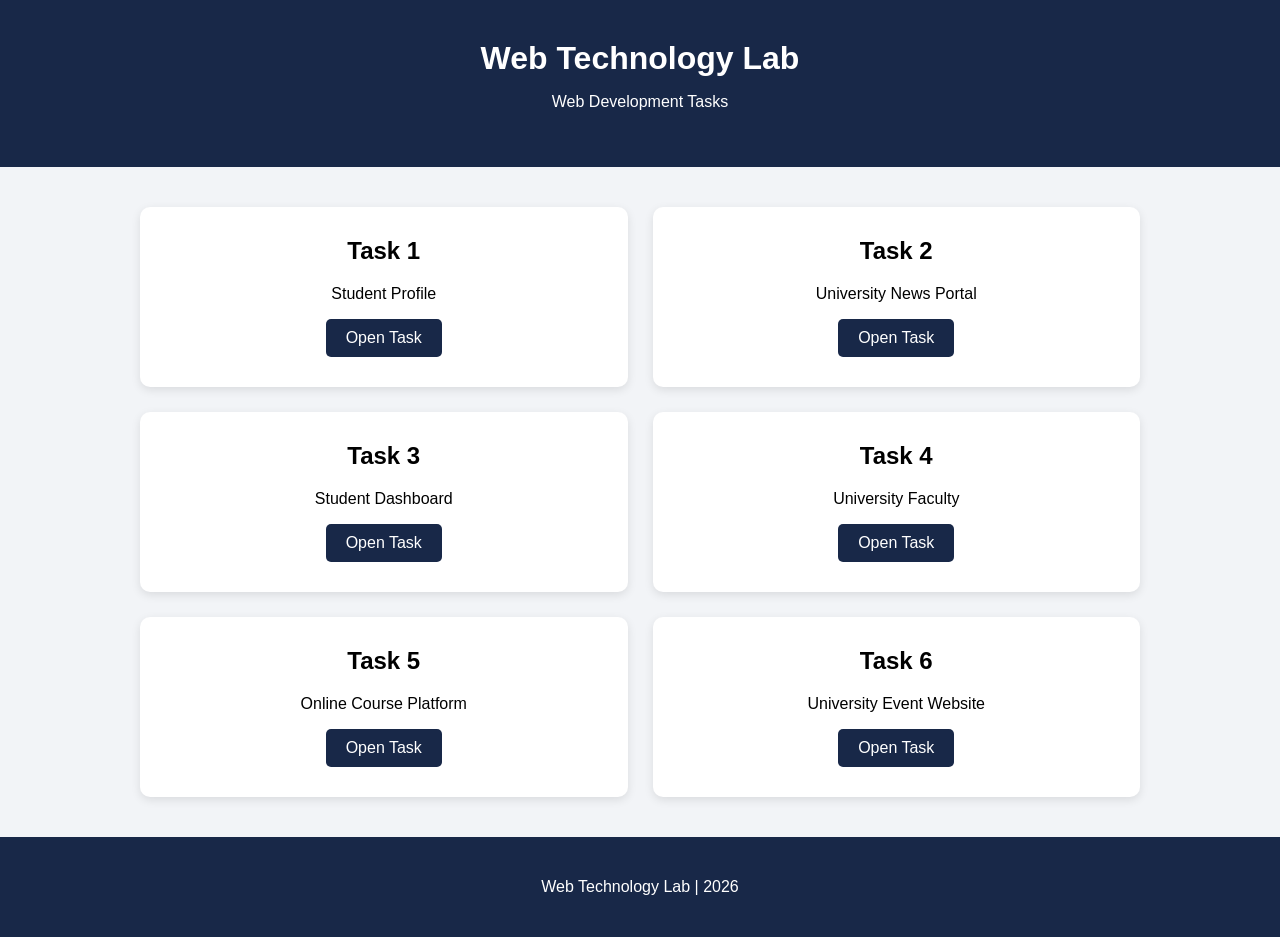
<file: index.html>
<!DOCTYPE html>
<html lang="en">

<head>
    <meta charset="UTF-8">
    <meta name="viewport" content="width=device-width, initial-scale=1.0">
    <title>Web Technology Lab Tasks</title>

    <style>
        body {
            margin: 0;
            font-family: Arial, sans-serif;
            background: #f2f4f7;
        }

        header {
            padding: 40px;
            text-align: center;
            background: #182848;
            color: white;
        }

        header h1 {
            margin: 0 0 10px;
        }

        .container {
            width: 90%;
            max-width: 1000px;
            margin: 40px auto;

            display: grid;
            grid-template-columns: repeat(2, 1fr);
            gap: 25px;
        }

        .card {
            padding: 30px;
            background: white;
            border-radius: 10px;
            text-align: center;
            box-shadow: 0 3px 10px rgba(0,0,0,0.1);
        }

        .card h2 {
            margin-top: 0;
        }

        .card a {
            display: inline-block;
            padding: 10px 20px;
            background: #182848;
            color: white;
            text-decoration: none;
            border-radius: 5px;
        }

        .card a:hover {
            background: #4b6cb7;
        }

        footer {
            text-align: center;
            padding: 25px;
            margin-top: 40px;
            background: #182848;
            color: white;
        }

        @media (max-width: 600px) {
            .container {
                grid-template-columns: 1fr;
            }
        }
    </style>
</head>

<body>

    <header>
        <h1>Web Technology Lab</h1>
        <p>Web Development Tasks</p>
    </header>

    <div class="container">

        <div class="card">
            <h2>Task 1</h2>
            <p>Student Profile</p>
            <a href="student-profile/">Open Task</a>
        </div>

        <div class="card">
            <h2>Task 2</h2>
            <p>University News Portal</p>
            <a href="university-news/">Open Task</a>
        </div>

        <div class="card">
            <h2>Task 3</h2>
            <p>Student Dashboard</p>
            <a href="student-dashboard/">Open Task</a>
        </div>

        <div class="card">
            <h2>Task 4</h2>
            <p>University Faculty</p>
            <a href="university-faculty/">Open Task</a>
        </div>

        <div class="card">
            <h2>Task 5</h2>
            <p>Online Course Platform</p>
            <a href="online-course/">Open Task</a>
        </div>

        <div class="card">
            <h2>Task 6</h2>
            <p>University Event Website</p>
            <a href="university-event/">Open Task</a>
        </div>

    </div>

    <footer>
        <p>Web Technology Lab | 2026</p>
    </footer>

</body>
</html>
</file>
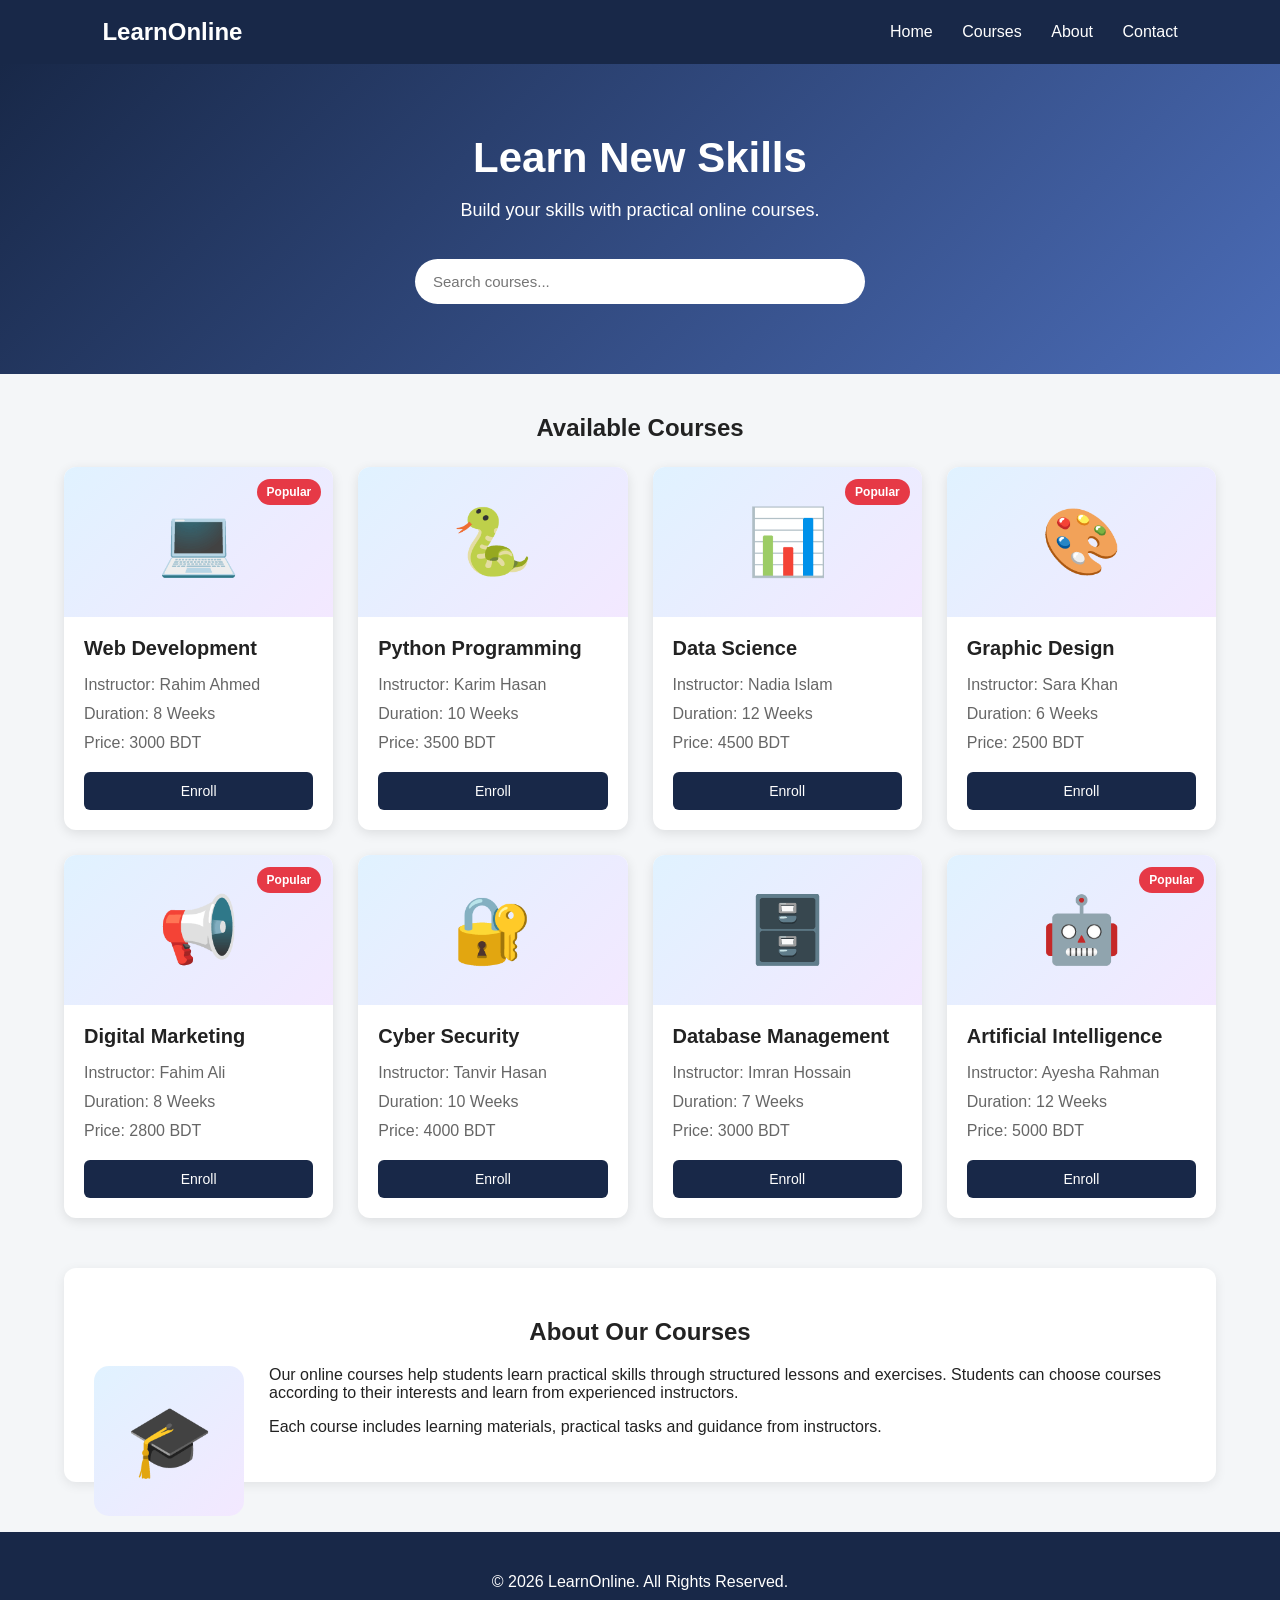
<file: online-course/index.html>
<!DOCTYPE html>
<html lang="en">

<head>
    <meta charset="UTF-8">
    <meta name="viewport" content="width=device-width, initial-scale=1.0">

    <title>Online Course Platform</title>

    <link rel="stylesheet" href="style.css">
</head>

<body>

    <nav>
        <h2>LearnOnline</h2>

        <div>
            <a href="#">Home</a>
            <a href="#">Courses</a>
            <a href="#">About</a>
            <a href="#">Contact</a>
        </div>
    </nav>

    <section class="hero">
        <h1>Learn New Skills</h1>
        <p>Build your skills with practical online courses.</p>

        <input type="text" placeholder="Search courses...">
    </section>

    <h2 class="title">Available Courses</h2>

    <div class="course-grid">

        <div class="course-card">
            <span class="popular">Popular</span>

            <div class="course-icon">💻</div>

            <div class="course-info">
                <h3>Web Development</h3>
                <p>Instructor: Rahim Ahmed</p>
                <p>Duration: 8 Weeks</p>
                <p>Price: 3000 BDT</p>
                <button>Enroll</button>
            </div>
        </div>


        <div class="course-card">

            <div class="course-icon">🐍</div>

            <div class="course-info">
                <h3>Python Programming</h3>
                <p>Instructor: Karim Hasan</p>
                <p>Duration: 10 Weeks</p>
                <p>Price: 3500 BDT</p>
                <button>Enroll</button>
            </div>
        </div>


        <div class="course-card">
            <span class="popular">Popular</span>

            <div class="course-icon">📊</div>

            <div class="course-info">
                <h3>Data Science</h3>
                <p>Instructor: Nadia Islam</p>
                <p>Duration: 12 Weeks</p>
                <p>Price: 4500 BDT</p>
                <button>Enroll</button>
            </div>
        </div>


        <div class="course-card">

            <div class="course-icon">🎨</div>

            <div class="course-info">
                <h3>Graphic Design</h3>
                <p>Instructor: Sara Khan</p>
                <p>Duration: 6 Weeks</p>
                <p>Price: 2500 BDT</p>
                <button>Enroll</button>
            </div>
        </div>


        <div class="course-card">
            <span class="popular">Popular</span>

            <div class="course-icon">📢</div>

            <div class="course-info">
                <h3>Digital Marketing</h3>
                <p>Instructor: Fahim Ali</p>
                <p>Duration: 8 Weeks</p>
                <p>Price: 2800 BDT</p>
                <button>Enroll</button>
            </div>
        </div>


        <div class="course-card">

            <div class="course-icon">🔐</div>

            <div class="course-info">
                <h3>Cyber Security</h3>
                <p>Instructor: Tanvir Hasan</p>
                <p>Duration: 10 Weeks</p>
                <p>Price: 4000 BDT</p>
                <button>Enroll</button>
            </div>
        </div>


        <div class="course-card">

            <div class="course-icon">🗄️</div>

            <div class="course-info">
                <h3>Database Management</h3>
                <p>Instructor: Imran Hossain</p>
                <p>Duration: 7 Weeks</p>
                <p>Price: 3000 BDT</p>
                <button>Enroll</button>
            </div>
        </div>


        <div class="course-card">
            <span class="popular">Popular</span>

            <div class="course-icon">🤖</div>

            <div class="course-info">
                <h3>Artificial Intelligence</h3>
                <p>Instructor: Ayesha Rahman</p>
                <p>Duration: 12 Weeks</p>
                <p>Price: 5000 BDT</p>
                <button>Enroll</button>
            </div>
        </div>

    </div>


    <section class="description">

        <h2>About Our Courses</h2>

        <div class="description-icon">🎓</div>

        <p>
            Our online courses help students learn practical skills
            through structured lessons and exercises. Students can
            choose courses according to their interests and learn
            from experienced instructors.
        </p>

        <p>
            Each course includes learning materials, practical tasks
            and guidance from instructors.
        </p>

    </section>


    <footer>
        <p>© 2026 LearnOnline. All Rights Reserved.</p>
    </footer>

</body>
</html>
</file>
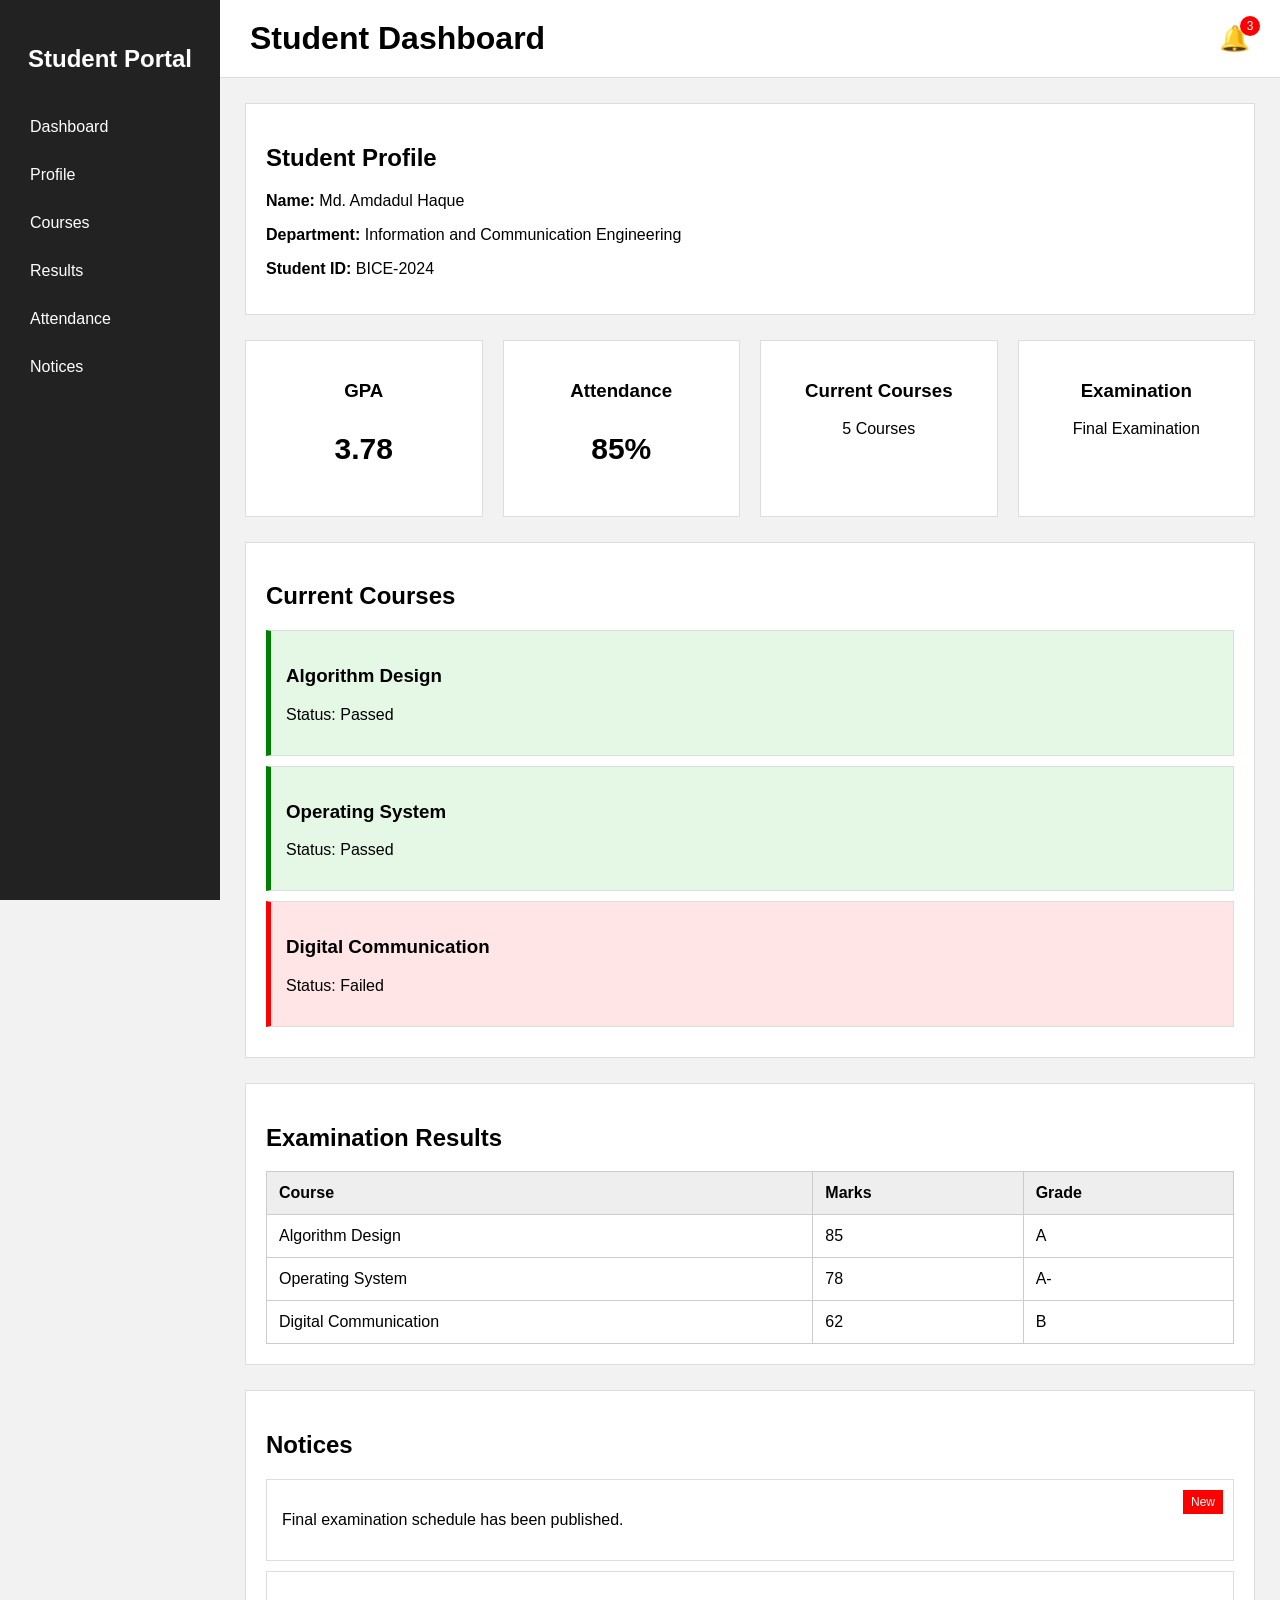
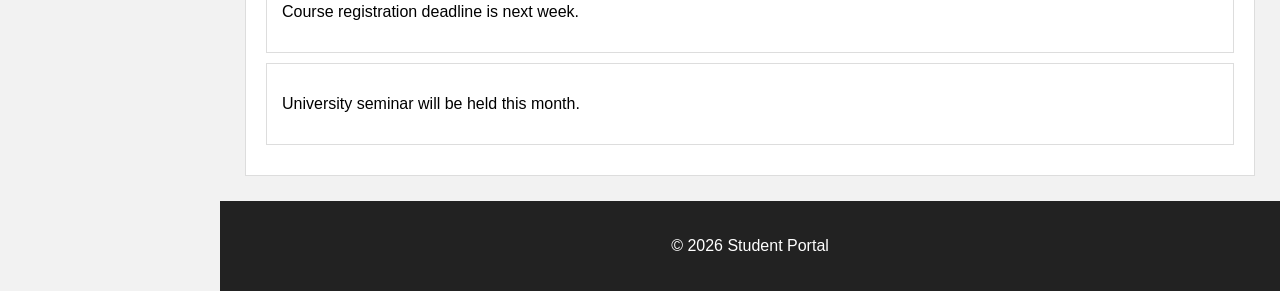
<file: student-dashboard/index.html>
<!DOCTYPE html>
<html>
<head>
    <title>Student Dashboard</title>
    <link rel="stylesheet" href="style.css">
</head>

<body>

    <aside>
        <h2>Student Portal</h2>

        <a href="#">Dashboard</a>
        <a href="#">Profile</a>
        <a href="#">Courses</a>
        <a href="#">Results</a>
        <a href="#">Attendance</a>
        <a href="#">Notices</a>
    </aside>

    <div class="content">

        <header>
            <h1>Student Dashboard</h1>

            <div class="notification">
                🔔
                <span>3</span>
            </div>
        </header>

        <section class="profile">
            <h2>Student Profile</h2>
            <p><b>Name:</b> Md. Amdadul Haque</p>
            <p><b>Department:</b> Information and Communication Engineering</p>
            <p><b>Student ID:</b> BICE-2024</p>
        </section>

        <section class="dashboard-grid">

            <div class="card">
                <h3>GPA</h3>
                <p class="number">3.78</p>
            </div>

            <div class="card">
                <h3>Attendance</h3>
                <p class="number">85%</p>
            </div>

            <div class="card">
                <h3>Current Courses</h3>
                <p>5 Courses</p>
            </div>

            <div class="card">
                <h3>Examination</h3>
                <p>Final Examination</p>
            </div>

        </section>

        <section class="courses">

            <h2>Current Courses</h2>

            <div class="course passed">
                <h3>Algorithm Design</h3>
                <p>Status: Passed</p>
            </div>

            <div class="course passed">
                <h3>Operating System</h3>
                <p>Status: Passed</p>
            </div>

            <div class="course failed">
                <h3>Digital Communication</h3>
                <p>Status: Failed</p>
            </div>

        </section>

        <section class="results">

            <h2>Examination Results</h2>

            <table>
                <tr>
                    <th>Course</th>
                    <th>Marks</th>
                    <th>Grade</th>
                </tr>

                <tr>
                    <td>Algorithm Design</td>
                    <td>85</td>
                    <td>A</td>
                </tr>

                <tr>
                    <td>Operating System</td>
                    <td>78</td>
                    <td>A-</td>
                </tr>

                <tr>
                    <td>Digital Communication</td>
                    <td>62</td>
                    <td>B</td>
                </tr>
            </table>

        </section>

        <section class="notices">

            <h2>Notices</h2>

            <div class="notice">
                <span>New</span>
                <p>Final examination schedule has been published.</p>
            </div>

            <div class="notice">
                <p>Course registration deadline is next week.</p>
            </div>

            <div class="notice">
                <p>University seminar will be held this month.</p>
            </div>

        </section>

        <footer>
            <p>© 2026 Student Portal</p>
        </footer>

    </div>

</body>
</html>
</file>
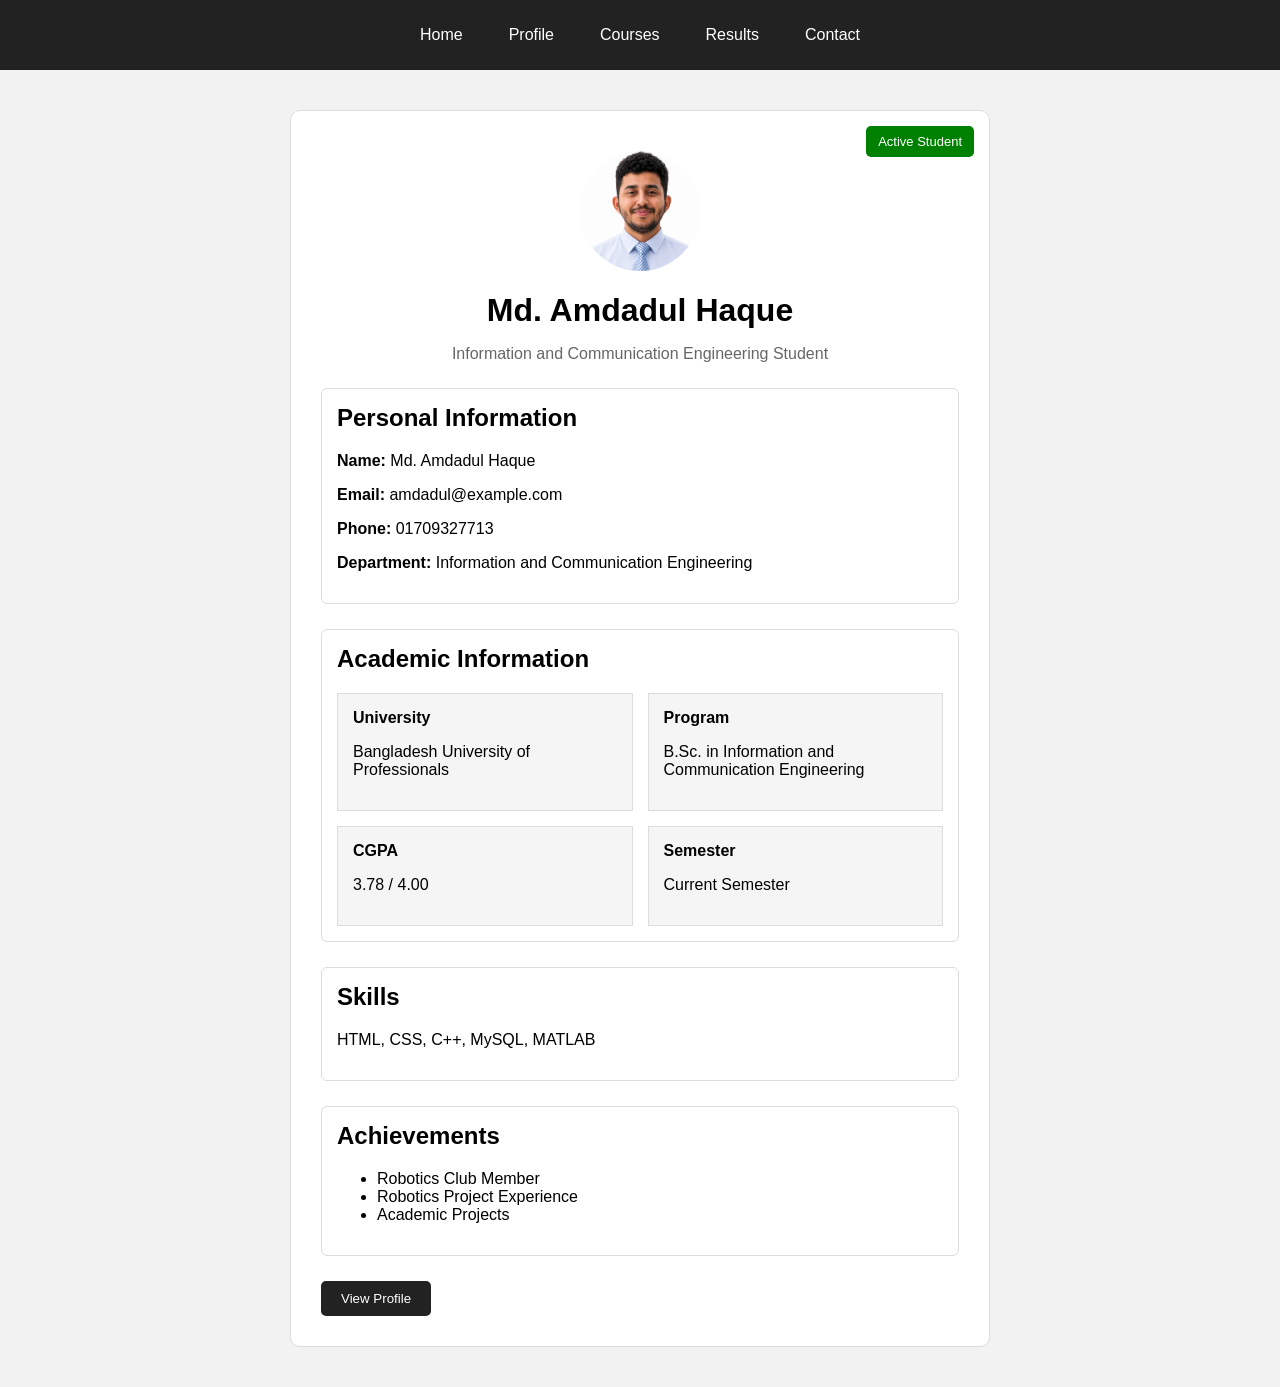
<file: student-profile/index.html>
<!DOCTYPE html>
<html>
<head>
    <title>Student Profile</title>
    <link rel="stylesheet" href="style.css">
</head>

<body>

    <nav>
        <a href="#">Home</a>
        <a href="#">Profile</a>
        <a href="#">Courses</a>
        <a href="#">Results</a>
        <a href="#">Contact</a>
    </nav>

    <div class="profile-card">

        <span class="badge">Active Student</span>

        <!-- REQUIRED: Upload your real photo as student-photo.jpg -->
        <img src="student-photo.jpg.png" alt="Student Photo">

        <h1>Md. Amdadul Haque</h1>
        <p>Information and Communication Engineering Student</p>

        <section>
            <h2>Personal Information</h2>

            <p><b>Name:</b> Md. Amdadul Haque</p>
            <p><b>Email:</b> amdadul@example.com</p>
            <p><b>Phone:</b> 01709327713</p>
            <p><b>Department:</b> Information and Communication Engineering</p>
        </section>

        <section>
            <h2>Academic Information</h2>

            <div class="academic">

                <div>
                    <b>University</b>
                    <p>Bangladesh University of Professionals</p>
                </div>

                <div>
                    <b>Program</b>
                    <p>B.Sc. in Information and Communication Engineering</p>
                </div>

                <div>
                    <b>CGPA</b>
                    <p>3.78 / 4.00</p>
                </div>

                <div>
                    <b>Semester</b>
                    <p>Current Semester</p>
                </div>

            </div>
        </section>

        <section>
            <h2>Skills</h2>

            <p>HTML, CSS, C++, MySQL, MATLAB</p>
        </section>

        <section>
            <h2>Achievements</h2>

            <ul>
                <li>Robotics Club Member</li>
                <li>Robotics Project Experience</li>
                <li>Academic Projects</li>
            </ul>
        </section>

        <button>View Profile</button>

    </div>

</body>
</html>
</file>
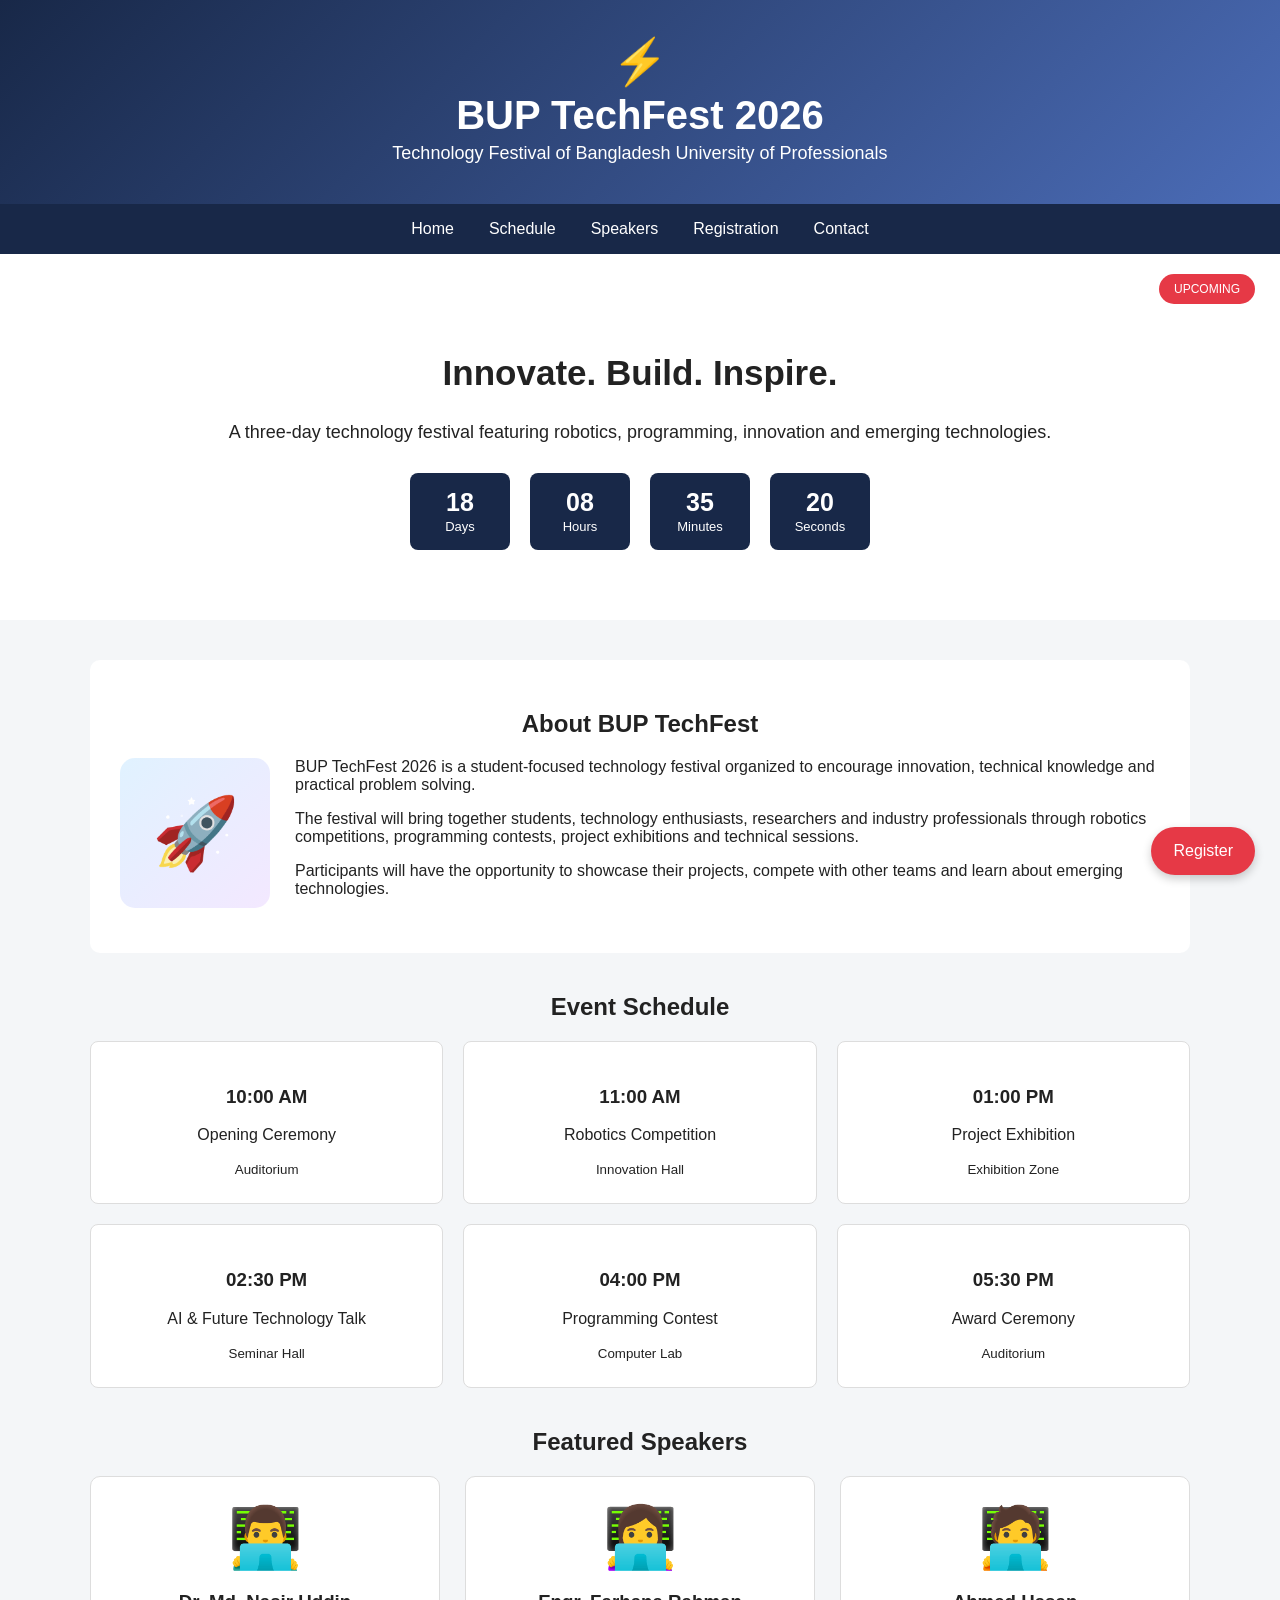
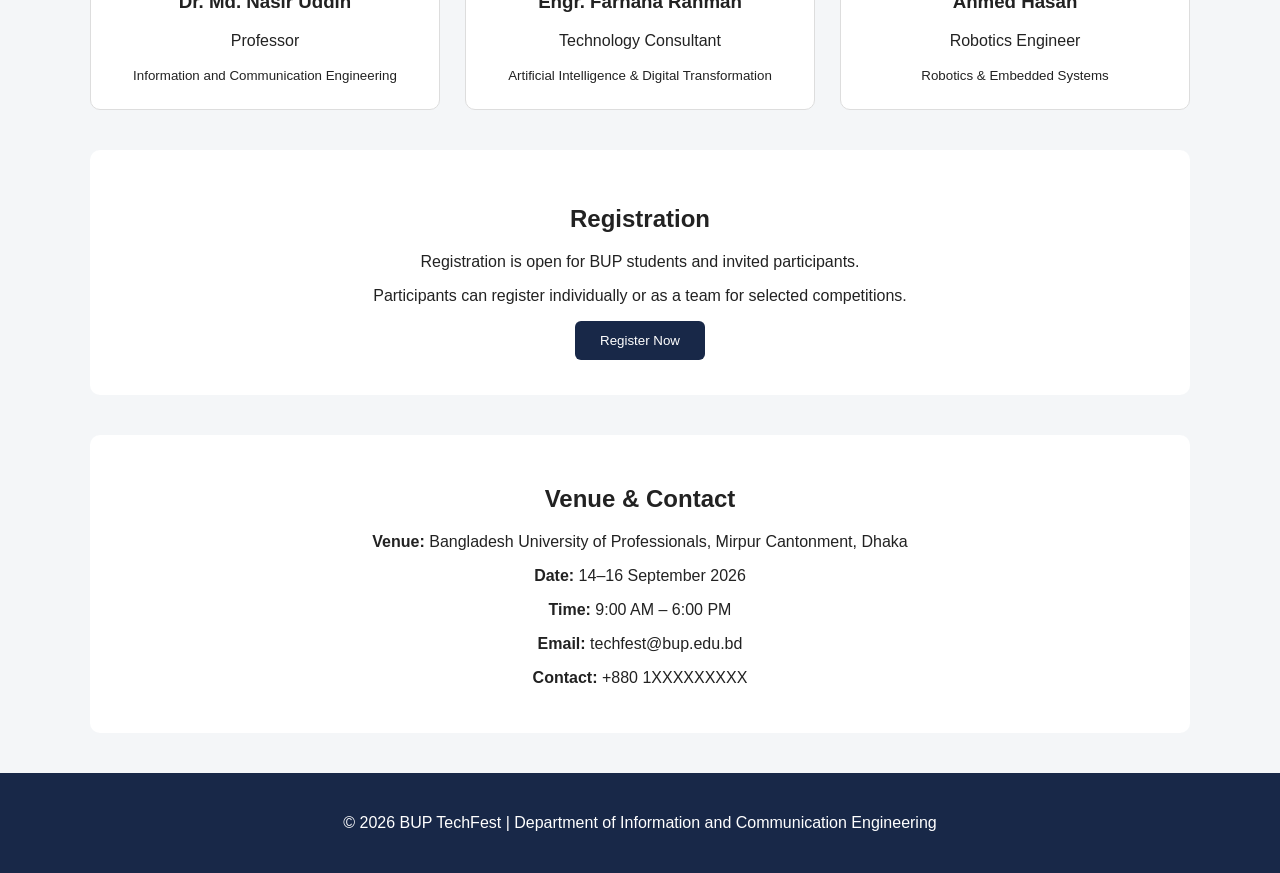
<file: university-event/index.html>
<!DOCTYPE html>
<html lang="en">

<head>
    <meta charset="UTF-8">
    <meta name="viewport" content="width=device-width, initial-scale=1.0">

    <title>BUP TechFest 2026</title>

    <link rel="stylesheet" href="style.css">
</head>

<body>

    <header>

        <div class="logo">⚡</div>

        <h1>BUP TechFest 2026</h1>

        <p>Technology Festival of Bangladesh University of Professionals</p>

    </header>


    <nav>
        <a href="#">Home</a>
        <a href="#">Schedule</a>
        <a href="#">Speakers</a>
        <a href="#">Registration</a>
        <a href="#">Contact</a>
    </nav>


    <section class="hero">

        <span class="event-badge">UPCOMING</span>

        <h2>Innovate. Build. Inspire.</h2>

        <p>
            A three-day technology festival featuring robotics,
            programming, innovation and emerging technologies.
        </p>

        <div class="countdown">

            <div>
                <strong>18</strong>
                <span>Days</span>
            </div>

            <div>
                <strong>08</strong>
                <span>Hours</span>
            </div>

            <div>
                <strong>35</strong>
                <span>Minutes</span>
            </div>

            <div>
                <strong>20</strong>
                <span>Seconds</span>
            </div>

        </div>

    </section>


    <section class="description">

        <h2>About BUP TechFest</h2>

        <div class="event-icon">🚀</div>

        <p>
            BUP TechFest 2026 is a student-focused technology festival
            organized to encourage innovation, technical knowledge and
            practical problem solving.
        </p>

        <p>
            The festival will bring together students, technology
            enthusiasts, researchers and industry professionals through
            robotics competitions, programming contests, project
            exhibitions and technical sessions.
        </p>

        <p>
            Participants will have the opportunity to showcase their
            projects, compete with other teams and learn about emerging
            technologies.
        </p>

        <div class="clear"></div>

    </section>


    <section class="schedule">

        <h2>Event Schedule</h2>

        <div class="schedule-grid">

            <div>
                <h3>10:00 AM</h3>
                <p>Opening Ceremony</p>
                <small>Auditorium</small>
            </div>

            <div>
                <h3>11:00 AM</h3>
                <p>Robotics Competition</p>
                <small>Innovation Hall</small>
            </div>

            <div>
                <h3>01:00 PM</h3>
                <p>Project Exhibition</p>
                <small>Exhibition Zone</small>
            </div>

            <div>
                <h3>02:30 PM</h3>
                <p>AI & Future Technology Talk</p>
                <small>Seminar Hall</small>
            </div>

            <div>
                <h3>04:00 PM</h3>
                <p>Programming Contest</p>
                <small>Computer Lab</small>
            </div>

            <div>
                <h3>05:30 PM</h3>
                <p>Award Ceremony</p>
                <small>Auditorium</small>
            </div>

        </div>

    </section>


    <section class="speakers">

        <h2>Featured Speakers</h2>

        <div class="speaker-grid">

            <div class="speaker-card">

                <div class="speaker-icon">👨‍💻</div>

                <h3>Dr. Md. Nasir Uddin</h3>

                <p>Professor</p>

                <small>
                    Information and Communication Engineering
                </small>

            </div>


            <div class="speaker-card">

                <div class="speaker-icon">👩‍💻</div>

                <h3>Engr. Farhana Rahman</h3>

                <p>Technology Consultant</p>

                <small>
                    Artificial Intelligence & Digital Transformation
                </small>

            </div>


            <div class="speaker-card">

                <div class="speaker-icon">🧑‍💻</div>

                <h3>Ahmed Hasan</h3>

                <p>Robotics Engineer</p>

                <small>
                    Robotics & Embedded Systems
                </small>

            </div>

        </div>

    </section>


    <section class="registration">

        <h2>Registration</h2>

        <p>
            Registration is open for BUP students and invited participants.
        </p>

        <p>
            Participants can register individually or as a team for
            selected competitions.
        </p>

        <button>Register Now</button>

    </section>


    <section class="venue">

        <h2>Venue & Contact</h2>

        <p>
            <b>Venue:</b> Bangladesh University of Professionals,
            Mirpur Cantonment, Dhaka
        </p>

        <p>
            <b>Date:</b> 14–16 September 2026
        </p>

        <p>
            <b>Time:</b> 9:00 AM – 6:00 PM
        </p>

        <p>
            <b>Email:</b> techfest@bup.edu.bd
        </p>

        <p>
            <b>Contact:</b> +880 1XXXXXXXXX
        </p>

    </section>


    <footer>

        <p>
            © 2026 BUP TechFest | Department of Information and
            Communication Engineering
        </p>

    </footer>


    <a href="#" class="register-button">Register</a>

</body>

</html>
</file>
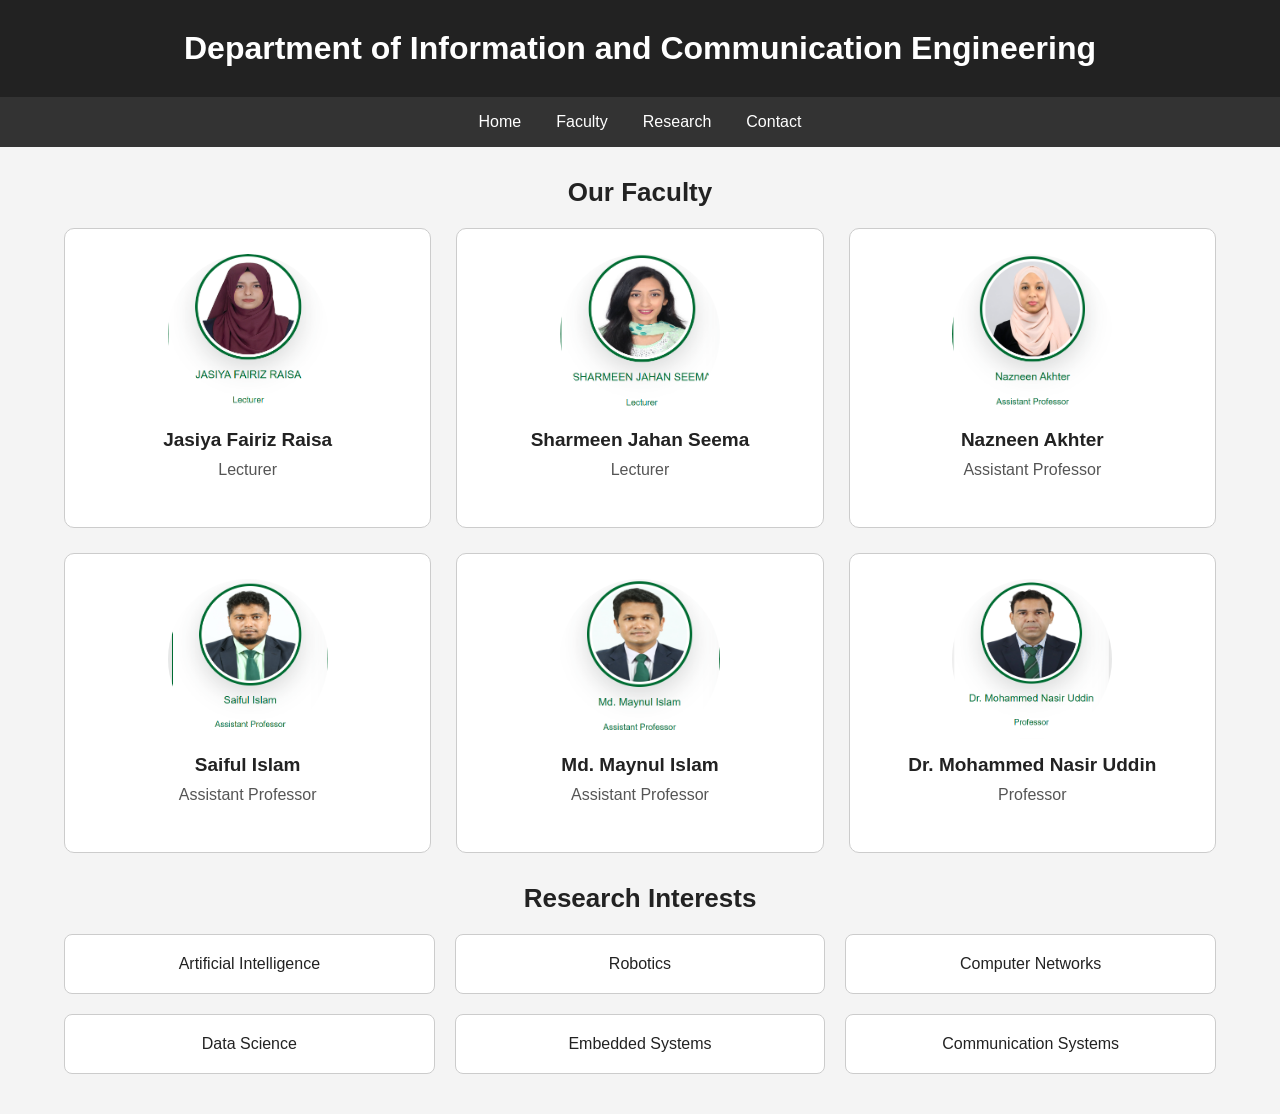
<file: university-faculty/index.html>
<!DOCTYPE html>
<html>
<head>
    <title>Faculty Directory</title>
    <link rel="stylesheet" href="./style.css">
</head>

<body>

    <header>
        <h1>Department of Information and Communication Engineering</h1>
    </header>

    <nav>
        <a href="#">Home</a>
        <a href="#">Faculty</a>
        <a href="#">Research</a>
        <a href="#">Contact</a>
    </nav>

    <h2>Our Faculty</h2>

    <div class="faculty-grid">

        <div class="faculty-card">
            <img src="faculty1.jpg" alt="Jasiya Fairiz Raisa">
            <h3>Jasiya Fairiz Raisa</h3>
            <p>Lecturer</p>
        </div>

        <div class="faculty-card">
            <img src="faculty2.jpg" alt="Sharmeen Jahan Seema">
            <h3>Sharmeen Jahan Seema</h3>
            <p>Lecturer</p>
        </div>

        <div class="faculty-card">
            <img src="faculty3.jpg" alt="Nazneen Akhter">
            <h3>Nazneen Akhter</h3>
            <p>Assistant Professor</p>
        </div>

        <div class="faculty-card">
            <img src="faculty4.jpg" alt="Saiful Islam">
            <h3>Saiful Islam</h3>
            <p>Assistant Professor</p>
        </div>

        <div class="faculty-card">
            <img src="faculty5.jpg" alt="Md. Maynul Islam">
            <h3>Md. Maynul Islam</h3>
            <p>Assistant Professor</p>
        </div>

        <div class="faculty-card">
            <img src="faculty6.jpg" alt="Dr. Mohammed Nasir Uddin">
            <h3>Dr. Mohammed Nasir Uddin</h3>
            <p>Professor</p>
        </div>

    </div>

    <h2>Research Interests</h2>

    <div class="research-grid">
        <div>Artificial Intelligence</div>
        <div>Robotics</div>
        <div>Computer Networks</div>
        <div>Data Science</div>
        <div>Embedded Systems</div>
        <div>Communication Systems</div>
    </div>

</body>
</html>
</file>
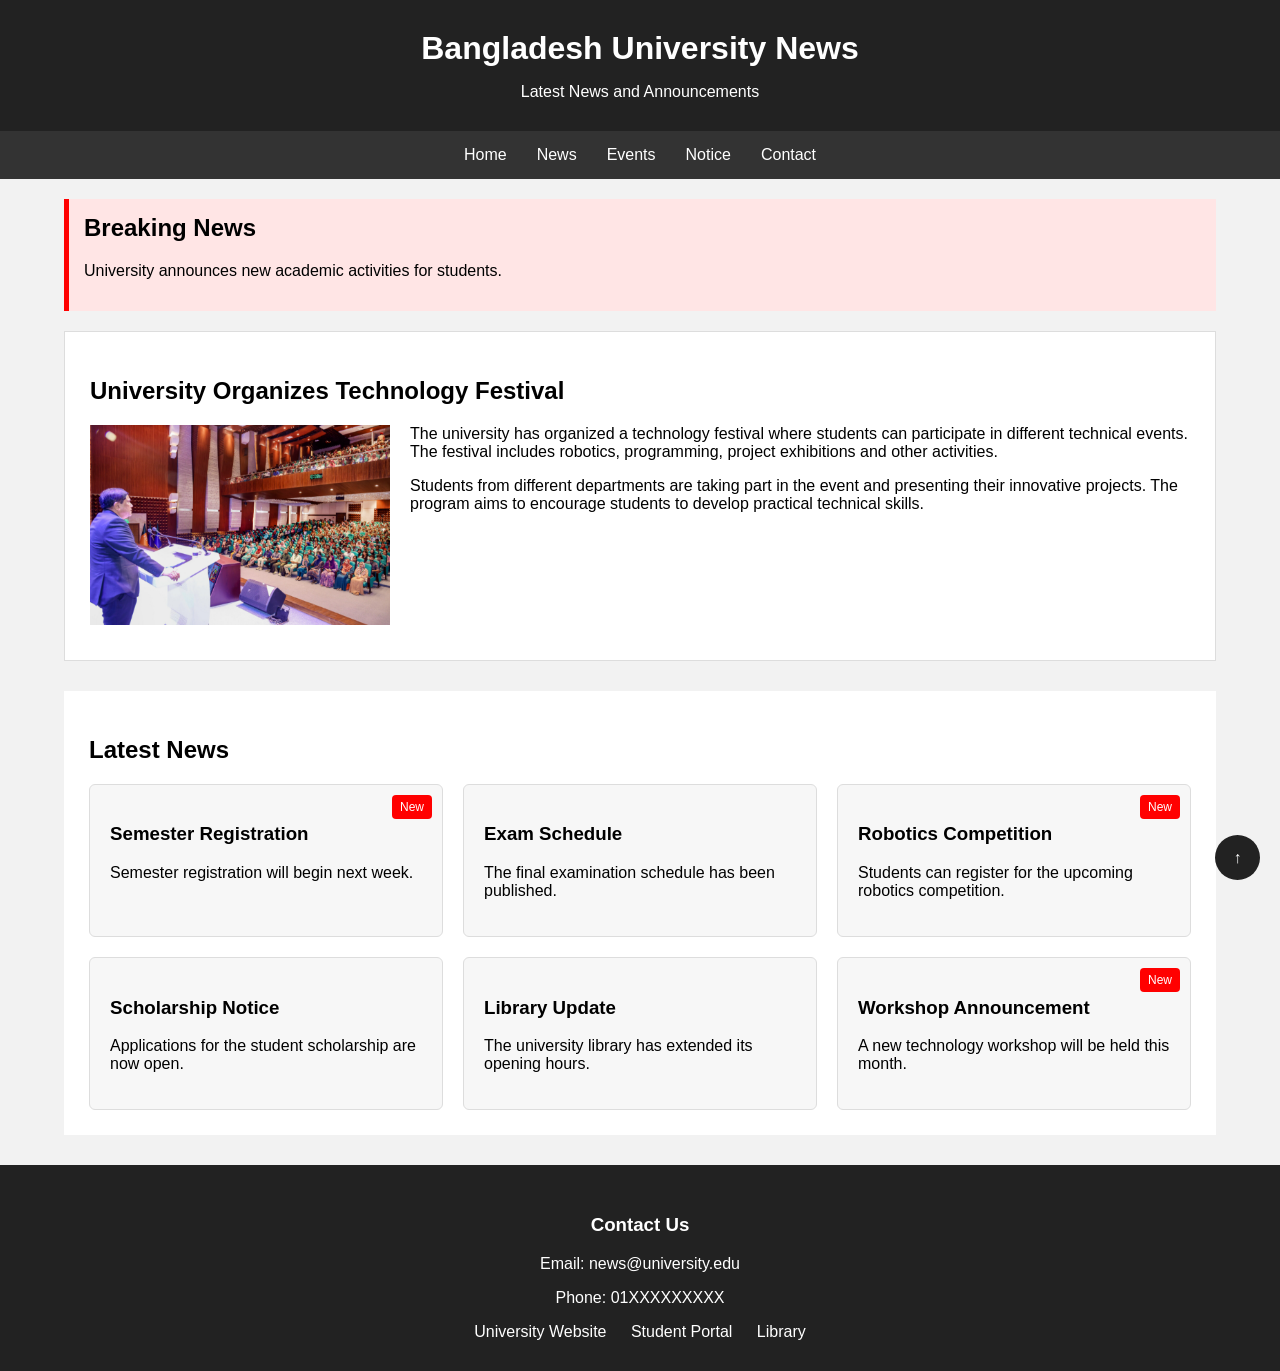
<file: university-news/index.html>
<!DOCTYPE html>
<html>
<head>
    <title>University News Portal</title>
    <link rel="stylesheet" href="style.css">
</head>

<body>

    <header>
        <h1>Bangladesh University News</h1>
        <p>Latest News and Announcements</p>
    </header>

    <nav>
        <a href="#">Home</a>
        <a href="#">News</a>
        <a href="#">Events</a>
        <a href="#">Notice</a>
        <a href="#">Contact</a>
    </nav>

    <section class="breaking">
        <h2>Breaking News</h2>
        <p>University announces new academic activities for students.</p>
    </section>

    <main>

        <section class="main-news">
            <h2>University Organizes Technology Festival</h2>

            <!-- REQUIRED: Upload real image as main-news.jpg -->
            <img src="main-news.jpg" alt="University Technology Festival">

            <p>
                The university has organized a technology festival where
                students can participate in different technical events.
                The festival includes robotics, programming, project
                exhibitions and other activities.
            </p>

            <p>
                Students from different departments are taking part in
                the event and presenting their innovative projects.
                The program aims to encourage students to develop
                practical technical skills.
            </p>

            <div class="clear"></div>
        </section>

        <section class="latest">
            <h2>Latest News</h2>

            <div class="news-grid">

                <div class="news-card">
                    <span class="new-badge">New</span>
                    <h3>Semester Registration</h3>
                    <p>Semester registration will begin next week.</p>
                </div>

                <div class="news-card">
                    <h3>Exam Schedule</h3>
                    <p>The final examination schedule has been published.</p>
                </div>

                <div class="news-card">
                    <span class="new-badge">New</span>
                    <h3>Robotics Competition</h3>
                    <p>Students can register for the upcoming robotics competition.</p>
                </div>

                <div class="news-card">
                    <h3>Scholarship Notice</h3>
                    <p>Applications for the student scholarship are now open.</p>
                </div>

                <div class="news-card">
                    <h3>Library Update</h3>
                    <p>The university library has extended its opening hours.</p>
                </div>

                <div class="news-card">
                    <span class="new-badge">New</span>
                    <h3>Workshop Announcement</h3>
                    <p>A new technology workshop will be held this month.</p>
                </div>

            </div>
        </section>

    </main>

    <footer>
        <h3>Contact Us</h3>
        <p>Email: news@university.edu</p>
        <p>Phone: 01XXXXXXXXX</p>

        <div>
            <a href="#">University Website</a>
            <a href="#">Student Portal</a>
            <a href="#">Library</a>
        </div>
    </footer>

    <a href="#" class="top-button">↑</a>

</body>
</html>
</file>
<file: online-course/style.css>
* {
    box-sizing: border-box;
}

body {
    margin: 0;
    font-family: Arial, sans-serif;
    background: #f4f6f8;
    color: #222;
}

/* Navigation */

nav {
    display: flex;
    justify-content: space-between;
    align-items: center;
    padding: 18px 8%;
    background: #182848;
    color: white;
}

nav h2 {
    margin: 0;
    font-size: 24px;
}

nav a {
    margin-left: 25px;
    color: white;
    text-decoration: none;
}

nav a:hover {
    color: #8ed1fc;
}

/* Hero */

.hero {
    text-align: center;
    padding: 70px 20px;
    background: linear-gradient(135deg, #182848, #4b6cb7);
    color: white;
}

.hero h1 {
    margin: 0;
    font-size: 42px;
}

.hero p {
    font-size: 18px;
}

.hero input {
    width: 450px;
    max-width: 90%;
    padding: 14px 18px;
    margin-top: 20px;
    border: none;
    border-radius: 25px;
    font-size: 15px;
    outline: none;
}

/* Title */

.title {
    text-align: center;
    margin: 40px 0 25px;
}

/* Course Grid */

.course-grid {
    width: 90%;
    max-width: 1200px;
    margin: auto;

    display: grid;
    grid-template-columns: repeat(4, 1fr);
    gap: 25px;
}

/* Course Card */

.course-card {
    position: relative;
    overflow: hidden;

    background: white;
    border-radius: 12px;

    box-shadow: 0 3px 12px rgba(0, 0, 0, 0.1);

    transition: 0.3s;
}

.course-card:hover {
    transform: translateY(-8px);
    box-shadow: 0 8px 20px rgba(0, 0, 0, 0.15);
}

/* Course Icon */

.course-icon {
    height: 150px;

    display: flex;
    justify-content: center;
    align-items: center;

    font-size: 65px;

    background: linear-gradient(135deg, #e0f2ff, #f3e8ff);
}

/* Course Information */

.course-info {
    display: flex;
    flex-direction: column;
    gap: 5px;

    padding: 20px;
}

.course-info h3 {
    margin: 0 0 8px;
    font-size: 20px;
}

.course-info p {
    margin: 3px 0;
    color: #666;
}

/* Button */

button {
    padding: 11px;
    margin-top: 12px;

    background: #182848;
    color: white;

    border: none;
    border-radius: 6px;

    cursor: pointer;
    font-size: 14px;
}

button:hover {
    background: #4b6cb7;
}

/* Popular Badge */

.popular {
    position: absolute;

    top: 12px;
    right: 12px;

    padding: 6px 10px;

    background: #e63946;
    color: white;

    font-size: 12px;
    font-weight: bold;

    border-radius: 15px;
}

/* Description */

.description {
    width: 90%;
    max-width: 1200px;

    margin: 50px auto;
    padding: 30px;

    background: white;
    border-radius: 12px;

    box-shadow: 0 3px 12px rgba(0, 0, 0, 0.08);
}

.description h2 {
    text-align: center;
}

.description-icon {
    float: left;

    width: 150px;
    height: 150px;

    margin: 0 25px 15px 0;

    display: flex;
    justify-content: center;
    align-items: center;

    font-size: 70px;

    background: linear-gradient(135deg, #e0f2ff, #f3e8ff);
    border-radius: 15px;
}

/* Footer */

footer {
    padding: 25px;
    text-align: center;

    background: #182848;
    color: white;
}

/* Responsive */

@media (max-width: 1000px) {

    .course-grid {
        grid-template-columns: repeat(2, 1fr);
    }
}

@media (max-width: 600px) {

    nav {
        flex-direction: column;
        gap: 15px;
    }

    nav a {
        margin: 5px;
    }

    .hero h1 {
        font-size: 32px;
    }

    .course-grid {
        grid-template-columns: 1fr;
    }
}
</file>
<file: student-dashboard/style.css>
* {
    box-sizing: border-box;
}

body {
    margin: 0;
    font-family: Arial, sans-serif;
    background-color: #f2f2f2;
}

/* Sidebar */

aside {
    position: fixed;
    left: 0;
    top: 0;
    width: 220px;
    height: 100%;
    padding: 25px 15px;
    background-color: #222;
    color: white;
}

aside h2 {
    text-align: center;
    margin-bottom: 30px;
}

aside a {
    display: block;
    padding: 15px;
    color: white;
    text-decoration: none;
}

aside a:hover {
    background-color: #444;
}

/* Main Content */

.content {
    margin-left: 220px;
}

/* Top Navigation */

header {
    display: flex;
    justify-content: space-between;
    align-items: center;
    padding: 20px 30px;
    background-color: white;
    border-bottom: 1px solid #ddd;
}

header h1 {
    margin: 0;
}

/* Notification */

.notification {
    position: relative;
    font-size: 25px;
}

.notification span {
    position: absolute;
    top: -8px;
    right: -10px;
    width: 20px;
    height: 20px;
    text-align: center;
    line-height: 20px;
    background-color: red;
    color: white;
    border-radius: 50%;
    font-size: 12px;
}

/* Profile */

.profile {
    margin: 25px;
    padding: 20px;
    background-color: white;
    border: 1px solid #ddd;
}

/* Dashboard Cards */

.dashboard-grid {
    display: grid;
    grid-template-columns: repeat(4, 1fr);
    gap: 20px;
    margin: 25px;
}

.card {
    padding: 20px;
    background-color: white;
    border: 1px solid #ddd;
    text-align: center;
}

.number {
    font-size: 30px;
    font-weight: bold;
}

/* Courses */

.courses,
.results,
.notices {
    margin: 25px;
    padding: 20px;
    background-color: white;
    border: 1px solid #ddd;
}

.course {
    margin: 10px 0;
    padding: 15px;
    border: 1px solid #ddd;
}

.passed {
    background-color: #e5f7e5;
    border-left: 5px solid green;
}

.failed {
    background-color: #ffe5e5;
    border-left: 5px solid red;
}

/* Results */

table {
    width: 100%;
    border-collapse: collapse;
}

th,
td {
    padding: 12px;
    border: 1px solid #ccc;
    text-align: left;
}

th {
    background-color: #eee;
}

/* Notices */

.notice {
    position: relative;
    padding: 15px;
    margin: 10px 0;
    border: 1px solid #ddd;
}

.notice span {
    position: absolute;
    right: 10px;
    top: 10px;
    padding: 5px 8px;
    background-color: red;
    color: white;
    font-size: 12px;
}

/* Footer */

footer {
    margin-left: 0;
    padding: 20px;
    text-align: center;
    background-color: #222;
    color: white;
}

/* Responsive Design */

@media (max-width: 800px) {

    aside {
        position: relative;
        width: 100%;
        height: auto;
    }

    aside a {
        display: inline-block;
    }

    .content {
        margin-left: 0;
    }

    .dashboard-grid {
        grid-template-columns: 1fr 1fr;
    }
}

@media (max-width: 500px) {

    .dashboard-grid {
        grid-template-columns: 1fr;
    }

    header {
        padding: 15px;
    }

    .profile,
    .courses,
    .results,
    .notices {
        margin: 15px;
    }
}
</file>
<file: student-profile/style.css>
* {
    box-sizing: border-box;
}

body {
    margin: 0;
    font-family: Arial, sans-serif;
    background-color: #f2f2f2;
}

/* Navigation Bar */

nav {
    display: flex;
    justify-content: center;
    gap: 30px;
    padding: 18px;
    background-color: #222;
}

nav a {
    color: white;
    text-decoration: none;
    padding: 8px;
}

nav a:hover {
    color: #4da6ff;
}

/* Profile Card */

.profile-card {
    position: relative;
    width: 700px;
    margin: 40px auto;
    padding: 30px;
    background-color: white;
    border: 1px solid #ddd;
    border-radius: 10px;
}

/* Profile Photo */

.profile-card img {
    display: block;
    width: 120px;
    height: 120px;
    margin: 10px auto;
    border-radius: 50%;
    object-fit: cover;
}

/* Student Name */

h1 {
    text-align: center;
    margin-bottom: 5px;
}

.profile-card > p {
    text-align: center;
    color: #666;
}

/* Active Student Badge */

.badge {
    position: absolute;
    top: 15px;
    right: 15px;
    padding: 8px 12px;
    background-color: green;
    color: white;
    border-radius: 5px;
    font-size: 13px;
}

/* Sections */

section {
    margin-top: 25px;
    padding: 15px;
    border: 1px solid #ddd;
    border-radius: 6px;
}

h2 {
    margin-top: 0;
}

/* Academic Information */

.academic {
    display: grid;
    grid-template-columns: 1fr 1fr;
    gap: 15px;
}

.academic div {
    padding: 15px;
    background-color: #f5f5f5;
    border: 1px solid #ddd;
}

/* Button */

button {
    margin-top: 25px;
    padding: 10px 20px;
    border: none;
    background-color: #222;
    color: white;
    cursor: pointer;
    border-radius: 5px;
}

button:hover {
    background-color: #444;
}
</file>
<file: university-event/style.css>
* {
    box-sizing: border-box;
}

body {
    margin: 0;
    font-family: Arial, sans-serif;
    background-color: #f4f6f8;
    color: #222;
}

/* Header */

header {
    text-align: center;
    padding: 35px;
    background: linear-gradient(135deg, #182848, #4b6cb7);
    color: white;
}

.logo {
    font-size: 45px;
}

header h1 {
    margin: 5px;
    font-size: 40px;
}

header p {
    margin: 5px;
    font-size: 18px;
}

/* Navigation */

nav {
    display: flex;
    justify-content: center;
    gap: 35px;
    padding: 16px;
    background-color: #182848;
}

nav a {
    color: white;
    text-decoration: none;
}

nav a:hover {
    color: #8ed1fc;
}

/* Hero */

.hero {
    position: relative;

    text-align: center;
    padding: 70px 20px;

    background-color: white;
}

.hero h2 {
    font-size: 35px;
}

.hero p {
    font-size: 18px;
}

/* Event Badge */

.event-badge {
    position: absolute;
    top: 20px;
    right: 25px;

    padding: 8px 15px;

    background-color: #e63946;
    color: white;

    border-radius: 20px;
    font-size: 12px;
}

/* Countdown */

.countdown {
    display: flex;
    justify-content: center;
    gap: 20px;
    margin-top: 30px;
}

.countdown div {
    width: 100px;
    padding: 15px;

    background-color: #182848;
    color: white;

    border-radius: 8px;
}

.countdown strong {
    display: block;
    font-size: 25px;
}

.countdown span {
    font-size: 13px;
}

/* Description */

.description {
    width: 90%;
    max-width: 1100px;

    margin: 40px auto;
    padding: 30px;

    background-color: white;
    border-radius: 10px;
}

.description h2 {
    text-align: center;
}

.event-icon {
    float: left;

    width: 150px;
    height: 150px;

    margin: 0 25px 15px 0;

    display: flex;
    justify-content: center;
    align-items: center;

    font-size: 70px;

    background: linear-gradient(135deg, #e0f2ff, #f3e8ff);
    border-radius: 15px;
}

.clear {
    clear: both;
}

/* Schedule */

.schedule {
    width: 90%;
    max-width: 1100px;

    margin: 40px auto;
}

.schedule h2 {
    text-align: center;
}

.schedule-grid {
    display: grid;
    grid-template-columns: repeat(3, 1fr);
    gap: 20px;
}

.schedule-grid div {
    padding: 25px;

    background-color: white;
    border: 1px solid #ddd;
    border-radius: 8px;

    text-align: center;
}

.schedule-grid div:hover {
    transform: translateY(-5px);
}

/* Speakers */

.speakers {
    width: 90%;
    max-width: 1100px;

    margin: 40px auto;
}

.speakers h2 {
    text-align: center;
}

.speaker-grid {
    display: grid;
    grid-template-columns: repeat(3, 1fr);
    gap: 25px;
}

.speaker-card {
    padding: 25px;

    background-color: white;
    border: 1px solid #ddd;
    border-radius: 10px;

    text-align: center;
}

.speaker-card:hover {
    transform: translateY(-5px);
}

.speaker-icon {
    font-size: 60px;
}

/* Registration */

.registration {
    width: 90%;
    max-width: 1100px;

    margin: 40px auto;
    padding: 35px;

    text-align: center;

    background-color: white;
    border-radius: 10px;
}

.registration button {
    padding: 12px 25px;

    background-color: #182848;
    color: white;

    border: none;
    border-radius: 6px;

    cursor: pointer;
}

.registration button:hover {
    background-color: #4b6cb7;
}

/* Venue */

.venue {
    width: 90%;
    max-width: 1100px;

    margin: 40px auto;
    padding: 30px;

    background-color: white;
    border-radius: 10px;

    text-align: center;
}

/* Footer */

footer {
    padding: 25px;

    background-color: #182848;
    color: white;

    text-align: center;
}

/* Fixed Registration Button */

.register-button {
    position: fixed;

    right: 25px;
    bottom: 25px;

    padding: 15px 22px;

    background-color: #e63946;
    color: white;

    text-decoration: none;
    border-radius: 25px;

    box-shadow: 0 4px 10px rgba(0, 0, 0, 0.2);
}

.register-button:hover {
    background-color: #c1121f;
}

/* Responsive */

@media (max-width: 800px) {

    .schedule-grid {
        grid-template-columns: repeat(2, 1fr);
    }

    .speaker-grid {
        grid-template-columns: repeat(2, 1fr);
    }
}

@media (max-width: 500px) {

    header h1 {
        font-size: 28px;
    }

    nav {
        flex-direction: column;
        align-items: center;
        gap: 15px;
    }

    .countdown {
        flex-wrap: wrap;
    }

    .schedule-grid,
    .speaker-grid {
        grid-template-columns: 1fr;
    }
}
</file>
<file: university-faculty/style.css>
* {
    box-sizing: border-box;
}

body {
    margin: 0;
    font-family: Arial, sans-serif;
    background-color: #f4f4f4;
    color: #222;
}

/* Header */

header {
    text-align: center;
    padding: 30px;
    background-color: #222;
    color: white;
}

header h1 {
    margin: 0;
    font-size: 32px;
}

/* Navigation */

nav {
    display: flex;
    justify-content: center;
    gap: 35px;
    padding: 16px;
    background-color: #333;
}

nav a {
    color: white;
    text-decoration: none;
    font-size: 16px;
}

nav a:hover {
    color: #4da6ff;
}

/* Section Heading */

h2 {
    text-align: center;
    margin: 30px 0 20px;
    font-size: 26px;
}

/* Faculty Grid */

.faculty-grid {
    width: 90%;
    max-width: 1200px;
    margin: 0 auto;

    display: grid;
    grid-template-columns: repeat(3, 1fr);
    grid-template-rows: repeat(2, auto);

    gap: 25px;
}

/* Faculty Card */

.faculty-card {
    position: relative;

    padding: 25px;
    min-height: 300px;

    background-color: white;
    border: 1px solid #ccc;
    border-radius: 10px;

    text-align: center;
}

.faculty-card:hover {
    transform: translateY(-5px);
}

.faculty-card img {
    width: 160px;
    height: 160px;

    object-fit: cover;
    border-radius: 50%;

    display: block;
    margin: 0 auto 15px;
}

.faculty-card h3 {
    margin: 10px 0;
    font-size: 19px;
}

.faculty-card p {
    margin: 0;
    font-size: 16px;
    color: #555;
}

/* Research */

.research-grid {
    width: 90%;
    max-width: 1200px;
    margin: 0 auto 40px;

    display: grid;
    grid-template-columns: repeat(3, 1fr);

    gap: 20px;
}

.research-grid div {
    padding: 20px;

    background-color: white;
    border: 1px solid #ccc;
    border-radius: 8px;

    text-align: center;
    font-size: 16px;
}

/* Tablet */

@media (max-width: 800px) {

    .faculty-grid {
        grid-template-columns: repeat(2, 1fr);
        grid-template-rows: auto;
    }

    .research-grid {
        grid-template-columns: repeat(2, 1fr);
    }
}

/* Mobile */

@media (max-width: 500px) {

    header h1 {
        font-size: 22px;
    }

    .faculty-grid {
        grid-template-columns: 1fr;
    }

    .research-grid {
        grid-template-columns: 1fr;
    }
}
</file>
<file: university-news/style.css>
* {
    box-sizing: border-box;
}

body {
    margin: 0;
    font-family: Arial, sans-serif;
    background-color: #f2f2f2;
}

/* Header */

header {
    text-align: center;
    padding: 30px;
    background-color: #222;
    color: white;
}

header h1 {
    margin: 0;
}

header p {
    margin-bottom: 0;
}

/* Navigation */

nav {
    display: flex;
    justify-content: center;
    gap: 30px;
    padding: 15px;
    background-color: #333;
}

nav a {
    color: white;
    text-decoration: none;
}

nav a:hover {
    color: #4da6ff;
}

/* Breaking News */

.breaking {
    margin: 20px auto;
    padding: 15px;
    width: 90%;
    background-color: #ffe5e5;
    border-left: 5px solid red;
}

.breaking h2 {
    margin-top: 0;
}

/* Main Content */

main {
    width: 90%;
    margin: auto;
}

/* Main News */

.main-news {
    background-color: white;
    padding: 25px;
    margin-bottom: 30px;
    border: 1px solid #ddd;
}

.main-news img {
    float: left;
    width: 300px;
    height: 200px;
    object-fit: cover;
    margin: 0 20px 10px 0;
}

.clear {
    clear: both;
}

/* Latest News */

.latest {
    background-color: white;
    padding: 25px;
}

.news-grid {
    display: grid;
    grid-template-columns: 1fr 1fr 1fr;
    gap: 20px;
}

.news-card {
    position: relative;
    padding: 20px;
    min-height: 150px;
    background-color: #f7f7f7;
    border: 1px solid #ddd;
    border-radius: 6px;
}

.news-card:hover {
    background-color: #eeeeee;
}

/* New Badge */

.new-badge {
    position: absolute;
    top: 10px;
    right: 10px;
    padding: 5px 8px;
    background-color: red;
    color: white;
    font-size: 12px;
    border-radius: 4px;
}

/* Footer */

footer {
    margin-top: 30px;
    padding: 30px;
    text-align: center;
    background-color: #222;
    color: white;
}

footer a {
    color: white;
    margin: 10px;
    text-decoration: none;
}

footer a:hover {
    color: #4da6ff;
}

/* Fixed Button */

.top-button {
    position: fixed;
    right: 20px;
    bottom: 20px;
    width: 45px;
    height: 45px;
    line-height: 45px;
    text-align: center;
    background-color: #222;
    color: white;
    text-decoration: none;
    border-radius: 50%;
}

.top-button:hover {
    background-color: #555;
}
</file>
